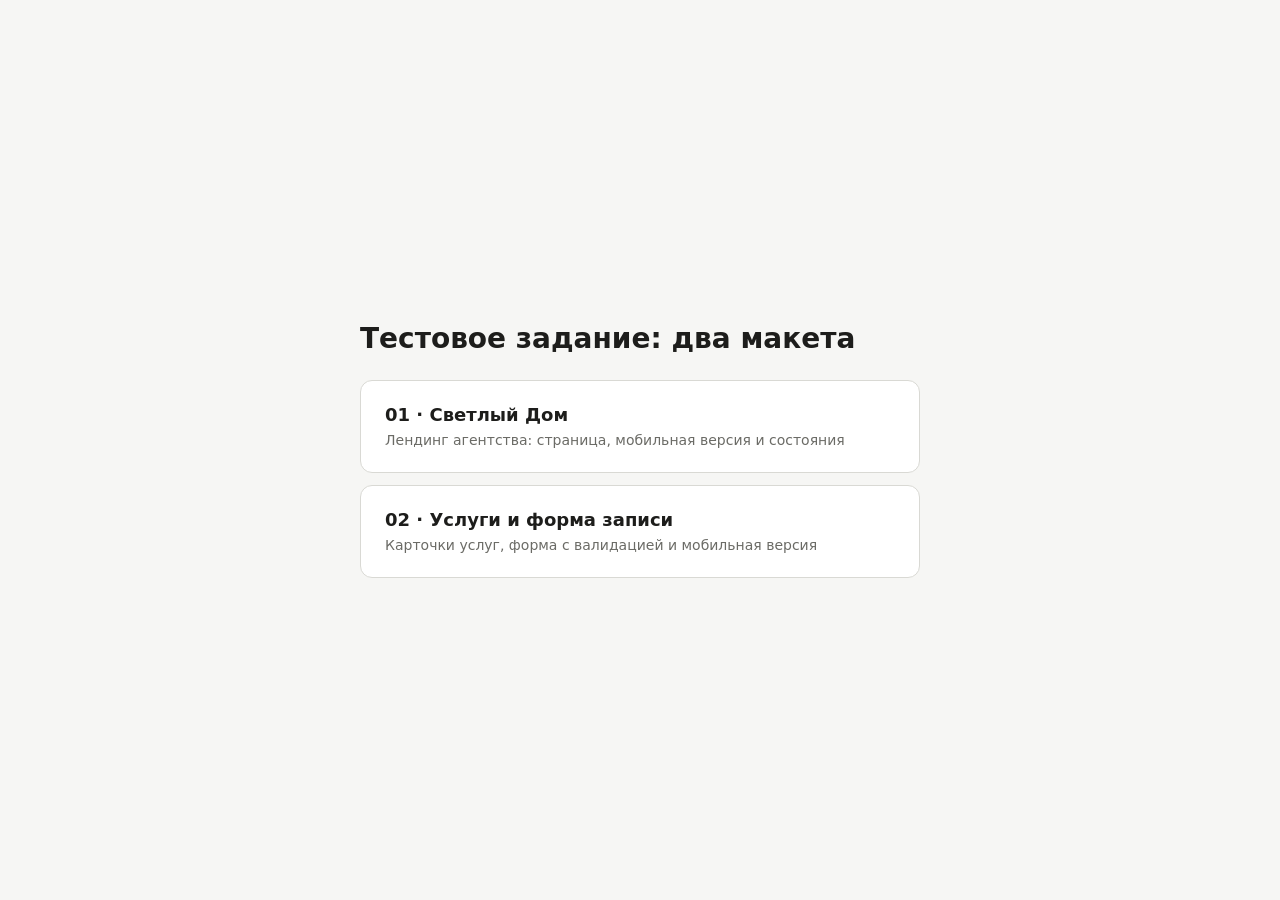
<file: index.html>
<!DOCTYPE html>
<html lang="ru">
<head>
  <meta charset="utf-8">
  <meta name="viewport" content="width=device-width, initial-scale=1">
  <title>Тестовое задание: два макета</title>
  <style>
    body { margin: 0; min-height: 100vh; display: grid; place-items: center; background: #f6f6f4; color: #1d1d1b; font: 16px/1.5 system-ui, -apple-system, "Segoe UI", sans-serif; }
    main { width: min(100% - 40px, 560px); }
    h1 { margin: 0 0 24px; font-size: 28px; line-height: 1.2; font-weight: 600; }
    ul { margin: 0; padding: 0; list-style: none; display: grid; gap: 12px; }
    a { display: block; padding: 20px 24px; border: 1px solid #d9d9d4; border-radius: 12px; background: #fff; color: inherit; text-decoration: none; transition: border-color .18s ease; }
    a:hover { border-color: #1d1d1b; }
    a:focus-visible { outline: 2px solid #1d1d1b; outline-offset: 3px; }
    strong { display: block; font-size: 18px; font-weight: 600; }
    span { color: #6b6b66; font-size: 14px; }
  </style>
</head>
<body>
  <main>
    <h1>Тестовое задание: два макета</h1>
    <ul>
      <li><a href="svetly-dom/"><strong>01 · Светлый Дом</strong><span>Лендинг агентства: страница, мобильная версия и состояния</span></a></li>
      <li><a href="services/"><strong>02 · Услуги и форма записи</strong><span>Карточки услуг, форма с валидацией и мобильная версия</span></a></li>
    </ul>
  </main>
</body>
</html>
</file>
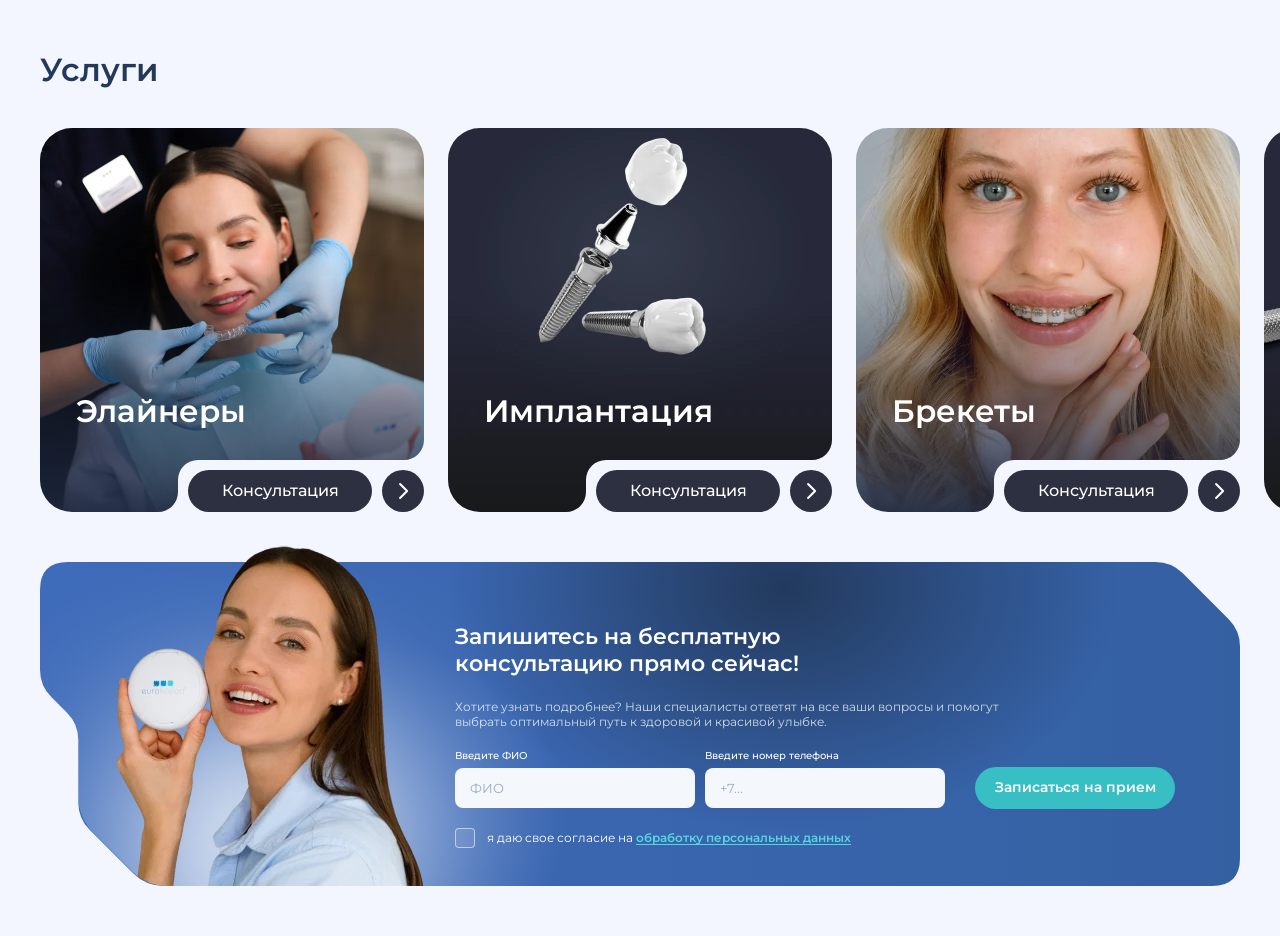
<file: services/index.html>
<!DOCTYPE html>
<html lang="ru">
<head>
  <meta charset="utf-8">
  <meta name="viewport" content="width=device-width, initial-scale=1">
  <title>Услуги и запись на консультацию — стоматология</title>
  <meta name="description" content="Элайнеры, имплантация, брекеты и терапия. Запишитесь на бесплатную консультацию.">
  <meta name="theme-color" content="#f3f6ff">
  <link rel="icon" href="data:image/svg+xml,%3Csvg xmlns='http://www.w3.org/2000/svg' viewBox='0 0 32 32'%3E%3Crect width='32' height='32' rx='8' fill='%2338bfc4'/%3E%3Cpath d='M10 9c2-1 4 0 6 1 2-1 4-2 6-1 3 2 2 7 0 11-1 3-2 4-3 2l-1-4c-1-2-3-2-4 0l-1 4c-1 2-2 1-3-2-2-4-3-9 0-11z' fill='white'/%3E%3C/svg%3E">
  <link rel="preload" href="fonts/montserrat-cyrillic-600-normal.woff2" as="font" type="font/woff2" crossorigin>
  <link rel="preload" href="fonts/montserrat-cyrillic-400-normal.woff2" as="font" type="font/woff2" crossorigin>
  <link rel="stylesheet" href="css/style.css?v=3">
  <script src="js/main.js?v=3" defer></script>
</head>
<body>
  <h1 class="visually-hidden">Стоматологическая клиника: услуги и запись на консультацию</h1>

  <!-- ===== Услуги ===== -->
  <section class="services" aria-labelledby="services-title">
    <div class="container">
      <h2 class="services__title" id="services-title">Услуги</h2>
    </div>

    <div class="slider" data-slider>
      <ul class="slider__track">
        <li class="service">
          <div class="service__media">
            <img src="img/aligners.webp" width="768" height="768" alt="Врач примеряет пациентке прозрачный элайнер" loading="lazy">
            <h3 class="service__title">Элайнеры</h3>
          </div>
          <div class="service__actions">
            <button class="service__consult" type="button" data-service="Элайнеры">Консультация</button>
            <!-- Страниц услуг в макете нет, ссылки — заглушки -->
            <a class="service__more" href="#service-aligners" aria-label="Подробнее об услуге «Элайнеры»">
              <svg viewBox="0 0 24 24" fill="none" aria-hidden="true"><path d="M9.5 6l6 6-6 6" stroke="currentColor" stroke-width="1.8" stroke-linecap="round" stroke-linejoin="round"/></svg>
            </a>
          </div>
        </li>

        <li class="service service--object">
          <div class="service__media">
            <img src="img/implantation.webp" width="768" height="768" alt="Модель зубного импланта с абатментом и коронкой" loading="lazy">
            <h3 class="service__title">Имплантация</h3>
          </div>
          <div class="service__actions">
            <button class="service__consult" type="button" data-service="Имплантация">Консультация</button>
            <a class="service__more" href="#service-implantation" aria-label="Подробнее об услуге «Имплантация»">
              <svg viewBox="0 0 24 24" fill="none" aria-hidden="true"><path d="M9.5 6l6 6-6 6" stroke="currentColor" stroke-width="1.8" stroke-linecap="round" stroke-linejoin="round"/></svg>
            </a>
          </div>
        </li>

        <li class="service">
          <div class="service__media">
            <img src="img/braces.webp" width="768" height="768" alt="Улыбающаяся девушка с брекетами" loading="lazy">
            <h3 class="service__title">Брекеты</h3>
          </div>
          <div class="service__actions">
            <button class="service__consult" type="button" data-service="Брекеты">Консультация</button>
            <a class="service__more" href="#service-braces" aria-label="Подробнее об услуге «Брекеты»">
              <svg viewBox="0 0 24 24" fill="none" aria-hidden="true"><path d="M9.5 6l6 6-6 6" stroke="currentColor" stroke-width="1.8" stroke-linecap="round" stroke-linejoin="round"/></svg>
            </a>
          </div>
        </li>

        <li class="service service--object">
          <div class="service__media">
            <img src="img/therapy.webp" width="768" height="768" alt="Стоматологическое зеркало" loading="lazy">
            <h3 class="service__title">Терапия</h3>
          </div>
          <div class="service__actions">
            <button class="service__consult" type="button" data-service="Терапия">Консультация</button>
            <a class="service__more" href="#service-therapy" aria-label="Подробнее об услуге «Терапия»">
              <svg viewBox="0 0 24 24" fill="none" aria-hidden="true"><path d="M9.5 6l6 6-6 6" stroke="currentColor" stroke-width="1.8" stroke-linecap="round" stroke-linejoin="round"/></svg>
            </a>
          </div>
        </li>
      </ul>
    </div>
  </section>

  <!-- ===== Форма записи ===== -->
  <section class="booking" id="booking" aria-labelledby="booking-title">
    <div class="container">
      <div class="panel" data-panel>
        <div class="panel__bg" aria-hidden="true"></div>
        <div class="panel__media" aria-hidden="true">
          <img class="panel__photo" src="img/consult-woman.webp" alt="" width="548" height="354" loading="lazy">
        </div>

        <div class="panel__content">
          <div class="panel__form-view">
            <h2 class="panel__title" id="booking-title">Запишитесь<br class="br-mobile"> на&nbsp;бесплатную консультацию прямо сейчас!</h2>
            <p class="panel__text">Хотите узнать подробнее? Наши специалисты ответят на все ваши вопросы и помогут выбрать оптимальный путь к здоровой и красивой улыбке.</p>

            <form class="form" id="booking-form" novalidate>
              <input type="hidden" name="service" value="">

              <div class="field">
                <label class="field__label" for="fio">Введите ФИО</label>
                <input class="field__input" id="fio" name="fio" type="text" autocomplete="name"
                       placeholder="ФИО" aria-describedby="fio-error" required>
                <p class="field__error" id="fio-error" aria-live="polite"></p>
              </div>

              <div class="field">
                <label class="field__label" for="phone">Введите номер телефона</label>
                <input class="field__input" id="phone" name="phone" type="tel" autocomplete="tel"
                       inputmode="tel" placeholder="+7..." aria-describedby="phone-error" required>
                <p class="field__error" id="phone-error" aria-live="polite"></p>
              </div>

              <button class="form__submit" type="submit">Записаться на прием</button>

              <div class="consent">
                <label class="consent__label">
                  <input class="consent__input" type="checkbox" name="consent" aria-describedby="consent-error" required>
                  <span class="consent__box" aria-hidden="true">
                    <svg viewBox="0 0 12 12" fill="none"><path d="M2 6.2l2.6 2.6L10 3.4" stroke="#fff" stroke-width="1.8" stroke-linecap="round" stroke-linejoin="round"/></svg>
                  </span>
                  <span class="consent__text">я даю свое согласие на <a class="consent__link" href="#privacy">обработку персональных данных</a></span>
                </label>
                <p class="field__error" id="consent-error" aria-live="polite"></p>
              </div>
            </form>
          </div>

          <div class="success" id="booking-success" role="status" tabindex="-1" hidden>
            <p class="success__title">Заявка принята</p>
            <p class="success__text" id="success-text">Администратор позвонит вам и подберёт удобное время приёма.</p>
            <button class="success__again" type="button" data-reset>Отправить ещё одну заявку</button>
          </div>
        </div>
      </div>
    </div>
  </section>
</body>
</html>
</file>
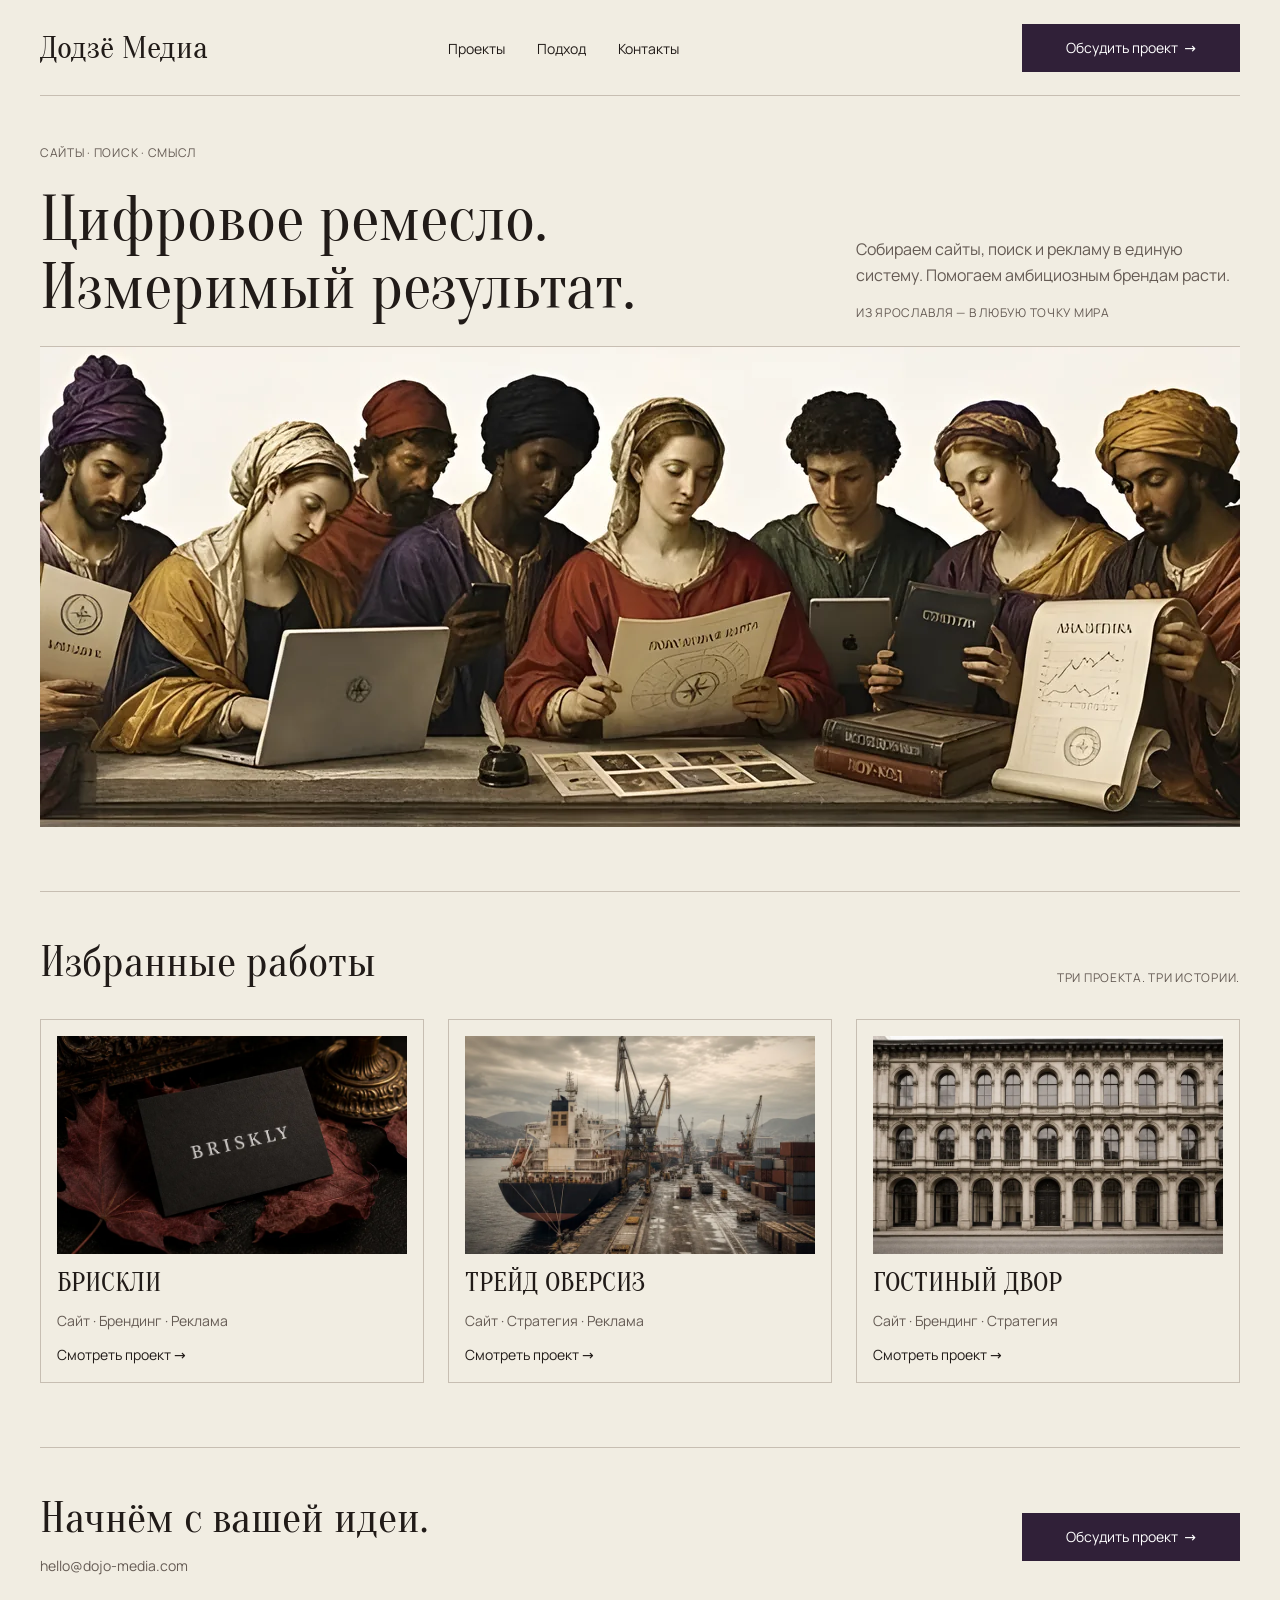
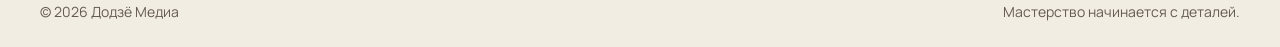
<file: svetly-dom/index.html>
<!DOCTYPE html>
<html lang="ru">
<head>
  <meta charset="utf-8">
  <meta name="viewport" content="width=device-width, initial-scale=1">
  <title>Додзё Медиа — сайты, поиск и реклама</title>
  <meta name="description" content="Собираем сайты, поиск и рекламу в единую систему. Помогаем амбициозным брендам расти.">
  <meta name="theme-color" content="#f1ede2">
  <link rel="icon" href="data:image/svg+xml,%3Csvg xmlns='http://www.w3.org/2000/svg' viewBox='0 0 32 32'%3E%3Crect width='32' height='32' fill='%23302038'/%3E%3Ctext x='16' y='23' font-family='serif' font-size='20' fill='%23f1ede2' text-anchor='middle'%3E%D0%94%3C/text%3E%3C/svg%3E">
  <link rel="preload" href="fonts/oranienbaum-cyrillic-400-normal.woff2" as="font" type="font/woff2" crossorigin>
  <link rel="preload" href="fonts/manrope-cyrillic-400-normal.woff2" as="font" type="font/woff2" crossorigin>
  <link rel="stylesheet" href="css/style.css?v=3">
  <script src="js/main.js?v=3" defer></script>
</head>
<body>
  <a class="skip-link" href="#main">Перейти к содержанию</a>

  <header class="header container">
    <div class="header__bar">
      <a class="logo" href="./">Додзё Медиа</a>

      <nav class="nav" aria-label="Основная навигация">
        <ul class="nav__list">
          <li><a class="nav__link text-link" href="#works">Проекты</a></li>
          <li><a class="nav__link text-link" href="#approach">Подход</a></li>
          <li><a class="nav__link text-link" href="#contacts">Контакты</a></li>
        </ul>
      </nav>

      <button class="button header__cta" type="button" data-open-dialog>
        Обсудить проект <span aria-hidden="true">→</span>
      </button>

      <button class="menu-toggle" type="button" aria-expanded="false" aria-controls="mobile-menu" aria-label="Открыть меню">
        <span class="menu-toggle__line" aria-hidden="true"></span>
        <span class="menu-toggle__line" aria-hidden="true"></span>
      </button>
    </div>

    <div class="mobile-menu" id="mobile-menu" hidden>
      <nav aria-label="Мобильная навигация">
        <ul>
          <li><a class="mobile-menu__link text-link" href="#works">Проекты</a></li>
          <li><a class="mobile-menu__link text-link" href="#approach">Подход</a></li>
          <li><a class="mobile-menu__link text-link" href="#contacts">Контакты</a></li>
        </ul>
      </nav>
      <button class="button button--block" type="button" data-open-dialog>
        Обсудить проект <span aria-hidden="true">→</span>
      </button>
    </div>
  </header>

  <main id="main">
    <section class="hero container" id="approach" aria-labelledby="hero-title">
      <div class="hero__head">
        <p class="label">Сайты · поиск · смысл</p>
        <div class="hero__grid">
          <h1 class="hero__title h1" id="hero-title">Цифровое ремесло.<br> Измеримый результат.</h1>
          <div class="hero__lead">
            <p>Собираем сайты, поиск и&nbsp;рекламу в&nbsp;единую систему. Помогаем амбициозным брендам расти.</p>
            <p class="label">Из Ярославля — в любую точку мира</p>
          </div>
        </div>
      </div>
      <figure class="hero__media">
        <img
          src="img/hero-1200.webp"
          srcset="img/hero-1200.webp 1200w, img/hero-2252.webp 2252w"
          sizes="(min-width: 1280px) 1200px, (min-width: 768px) calc(100vw - 80px), 600px"
          width="2252" height="904"
          alt="Люди в одеждах эпохи Возрождения работают с ноутбуком, планшетом, картой и графиками"
          fetchpriority="high">
      </figure>
    </section>

    <section class="works container" id="works" aria-labelledby="works-title">
      <div class="works__head">
        <h2 class="h2" id="works-title">Избранные работы</h2>
        <p class="label">Три проекта. Три истории.</p>
      </div>

      <ul class="works__list">
        <li>
          <!-- Страниц кейсов в макете нет, поэтому ссылки — заглушки -->
          <a class="card" href="#project-briskly">
            <img class="card__image" src="img/briskly.webp" width="800" height="500" alt="" loading="lazy">
            <h3 class="card__title">Брискли</h3>
            <p class="card__meta small">Сайт · Брендинг · Реклама</p>
            <span class="small">Смотреть проект <span aria-hidden="true">→</span></span>
          </a>
        </li>
        <li>
          <a class="card" href="#project-trade-overseas">
            <img class="card__image" src="img/trade-overseas.webp" width="800" height="500" alt="" loading="lazy">
            <h3 class="card__title">Трейд Оверсиз</h3>
            <p class="card__meta small">Сайт · Стратегия · Реклама</p>
            <span class="small">Смотреть проект <span aria-hidden="true">→</span></span>
          </a>
        </li>
        <li>
          <a class="card" href="#project-gostiny-dvor">
            <img class="card__image" src="img/gostiny-dvor.webp" width="800" height="500" alt="" loading="lazy">
            <h3 class="card__title">Гостиный двор</h3>
            <p class="card__meta small">Сайт · Брендинг · Стратегия</p>
            <span class="small">Смотреть проект <span aria-hidden="true">→</span></span>
          </a>
        </li>
      </ul>
    </section>
  </main>

  <footer class="footer container" id="contacts">
    <div class="cta">
      <div class="cta__text">
        <h2 class="h2">Начнём с вашей идеи.</h2>
        <a class="cta__email small text-link" href="mailto:hello@dojo-media.com">hello@dojo-media.com</a>
      </div>
      <button class="button" type="button" data-open-dialog>
        Обсудить проект <span aria-hidden="true">→</span>
      </button>
    </div>
    <div class="footer__bottom small">
      <p>© 2026 Додзё Медиа</p>
      <p>Мастерство начинается с деталей.</p>
    </div>
  </footer>

  <!-- Демонстрационная форма: данные никуда не отправляются -->
  <dialog class="dialog" id="project-dialog" aria-labelledby="dialog-title">
    <div class="dialog__inner">
      <button class="dialog__close" type="button" data-close-dialog aria-label="Закрыть окно">
        <span aria-hidden="true">×</span>
      </button>

      <div class="dialog__form-view">
        <h2 class="dialog__title" id="dialog-title">Обсудим проект</h2>
        <p class="dialog__text small">Оставьте контакты, и&nbsp;мы ответим в&nbsp;течение рабочего дня.</p>

        <form class="form" id="project-form" novalidate>
          <div class="field">
            <label class="field__label" for="name">Имя</label>
            <input class="field__input" id="name" name="name" type="text" autocomplete="name"
                   placeholder="Как к вам обращаться" aria-describedby="name-error" required>
            <p class="field__error" id="name-error" aria-live="polite"></p>
          </div>

          <div class="field">
            <label class="field__label" for="email">Email</label>
            <input class="field__input" id="email" name="email" type="email" autocomplete="email"
                   inputmode="email" placeholder="name@company.ru" aria-describedby="email-error" required>
            <p class="field__error" id="email-error" aria-live="polite"></p>
          </div>

          <div class="field">
            <label class="field__label" for="message">О задаче <span class="field__optional">— необязательно</span></label>
            <textarea class="field__input" id="message" name="message" maxlength="1000"
                      placeholder="Например: нужен сайт и реклама для запуска нового продукта"></textarea>
          </div>

          <button class="button button--block" type="submit">Отправить заявку</button>
        </form>
      </div>

      <div class="success" id="form-success" role="status" hidden tabindex="-1">
        <h2 class="dialog__title">Заявка отправлена</h2>
        <p class="dialog__text small" id="success-text">Мы ответим в течение рабочего дня.</p>
        <button class="button button--block" type="button" data-close-dialog>Закрыть</button>
      </div>
    </div>
  </dialog>
</body>
</html>
</file>
<file: services/css/style.css>
/* =========================================================
   Стоматология — «Услуги и форма записи»
   Размеры и цвета сняты с макета (Главная 1440 / Главная mobile 390)
   ========================================================= */

/* ---------- Шрифт Montserrat (локально) ---------- */
@font-face { font-family: "Montserrat"; font-weight: 400; font-display: swap; src: url("../fonts/montserrat-cyrillic-400-normal.woff2") format("woff2"); unicode-range: U+0301, U+0400-045F, U+0490-0491, U+04B0-04B1, U+2116; }
@font-face { font-family: "Montserrat"; font-weight: 400; font-display: swap; src: url("../fonts/montserrat-latin-400-normal.woff2") format("woff2"); unicode-range: U+0000-00FF, U+0131, U+0152-0153, U+02BB-02BC, U+02C6, U+02DA, U+02DC, U+2000-206F, U+20AC, U+2122, U+2212, U+2215; }
@font-face { font-family: "Montserrat"; font-weight: 500; font-display: swap; src: url("../fonts/montserrat-cyrillic-500-normal.woff2") format("woff2"); unicode-range: U+0301, U+0400-045F, U+0490-0491, U+04B0-04B1, U+2116; }
@font-face { font-family: "Montserrat"; font-weight: 500; font-display: swap; src: url("../fonts/montserrat-latin-500-normal.woff2") format("woff2"); unicode-range: U+0000-00FF, U+0131, U+0152-0153, U+02BB-02BC, U+02C6, U+02DA, U+02DC, U+2000-206F, U+20AC, U+2122, U+2212, U+2215; }
@font-face { font-family: "Montserrat"; font-weight: 600; font-display: swap; src: url("../fonts/montserrat-cyrillic-600-normal.woff2") format("woff2"); unicode-range: U+0301, U+0400-045F, U+0490-0491, U+04B0-04B1, U+2116; }
@font-face { font-family: "Montserrat"; font-weight: 600; font-display: swap; src: url("../fonts/montserrat-latin-600-normal.woff2") format("woff2"); unicode-range: U+0000-00FF, U+0131, U+0152-0153, U+02BB-02BC, U+02C6, U+02DA, U+02DC, U+2000-206F, U+20AC, U+2122, U+2212, U+2215; }

/* ---------- Токены ---------- */
:root {
  --page: #f3f6ff;
  --heading: #223959;
  --dark: #2c3041;        /* кнопки в карточках */
  --dark-hover: #3a5fa8;  /* допущение: hover в макете не показан */
  --teal: #38bfc4;
  --teal-hover: #2ea7ac;
  --teal-light: #55d6da;  /* ссылка на согласие */
  --input-bg: #f4f7fc;
  --placeholder: #9eabc4;
  --error: #ffb3b3;       /* текст ошибки на синем фоне */
  --error-border: #ff6b6b;

  --font: "Montserrat", system-ui, -apple-system, "Segoe UI", sans-serif;

  --container: 1200px;
  --gutter: 20px;
  --edge: max(var(--gutter), (100% - var(--container)) / 2);
  --ease: 180ms ease;
}

@media (min-width: 768px) {
  :root { --gutter: 40px; }
}

/* ---------- База ---------- */
*, *::before, *::after { box-sizing: border-box; }

html { -webkit-text-size-adjust: 100%; text-size-adjust: 100%; }

@media (prefers-reduced-motion: no-preference) {
  html { scroll-behavior: smooth; }
}

body {
  margin: 0;
  background: var(--page);
  color: var(--heading);
  font-family: var(--font);
  font-size: 16px;
  line-height: 1.4;
  -webkit-font-smoothing: antialiased;
}

img { display: block; max-width: 100%; }
h1, h2, h3, p, ul { margin: 0; }
ul { padding: 0; list-style: none; }
button, input { font: inherit; color: inherit; }

:focus-visible {
  outline: 2px solid var(--teal);
  outline-offset: 2px;
}

.visually-hidden {
  position: absolute !important;
  width: 1px; height: 1px;
  margin: -1px; padding: 0;
  overflow: hidden;
  clip: rect(0 0 0 0);
  white-space: nowrap;
  border: 0;
}

.container {
  width: min(100% - 2 * var(--gutter), var(--container));
  margin-inline: auto;
}

/* =========================================================
   Услуги
   ========================================================= */
.services { padding-top: 22px; }

.services__title {
  font-size: 28px;
  line-height: 34px;
  font-weight: 600;
  color: var(--heading);
}

/* Лента карточек: на всю ширину экрана, первая карточка — по краю контейнера */
.slider {
  margin-top: 10px;
  overflow-x: auto;
  overscroll-behavior-x: contain;
  scroll-snap-type: x mandatory;
  scroll-padding-inline: var(--edge);
  scrollbar-width: none;
  cursor: grab;
}
.slider::-webkit-scrollbar { display: none; }
.slider.is-dragging { cursor: grabbing; scroll-snap-type: none; }
.slider.is-dragging * { pointer-events: none; }

.slider__track {
  display: flex;
  gap: 10px;
  width: max-content;
  padding-inline: var(--edge);
  /* место для обводки фокуса */
  padding-block: 4px;
}

.service {
  flex: 0 0 154px;
  scroll-snap-align: start;
}

/* ---------- Карточка: мобильная версия ---------- */
.service__media {
  position: relative;
  height: 125px;
  overflow: hidden;
  border-radius: 12px;
  background: #262a3a;
}

.service__media img {
  width: 100%;
  height: 100%;
  object-fit: cover;
}

/* Затемнение снизу под заголовком (как в макете) */
.service__media::after {
  content: "";
  position: absolute;
  inset: 0;
  background: linear-gradient(180deg, rgb(29 39 62 / 0) 39%, rgb(29 39 62 / 0.92) 100%);
  pointer-events: none;
}
.service--object .service__media::after { display: none; }

.service__title {
  position: absolute;
  left: 13px;
  bottom: 6px;
  z-index: 1;
  color: #fff;
  font-size: 14px;
  line-height: 18px;
  font-weight: 600;
}

.service__actions {
  display: flex;
  gap: 7px;
  margin-top: 4px;
}

.service__consult,
.service__more {
  position: relative;
  display: inline-flex;
  align-items: center;
  justify-content: center;
  height: 25px;
  border: 0;
  border-radius: 999px;
  background: var(--dark);
  color: #fff;
  cursor: pointer;
  transition: background-color var(--ease);
}

/* Невидимое расширение области нажатия до 44 px на сенсорных экранах */
.service__consult::after,
.service__more::after {
  content: "";
  position: absolute;
  inset: -10px -4px;
}

.service__consult {
  flex: 1;
  padding: 0 10px;
  font-size: 12px;
  font-weight: 500;
  line-height: 1;
}

.service__more {
  flex: 0 0 25px;
  width: 25px;
  text-decoration: none;
}
.service__more svg { width: 14px; height: 14px; }

.service__consult:hover,
.service__more:hover { background: var(--dark-hover); }

/* ---------- Карточка: десктоп (384×384, кнопки в вырезе) ---------- */
@media (min-width: 768px) {
  .services { padding-top: 50px; }

  .services__title {
    font-size: 32px;
    line-height: 40px;
  }

  .slider { margin-top: 34px; }

  .slider__track { gap: 24px; }

  .service {
    position: relative;
    flex-basis: 384px;
    height: 384px;
  }

  .service__media {
    height: 100%;
    border-radius: 0;
    /* Форма карточки с вырезом под кнопки, снята с экспорта из Figma */
    -webkit-mask: url("data:image/svg+xml,%3Csvg xmlns='http://www.w3.org/2000/svg' viewBox='0 0 384 384'%3E%3Cpath d='M32 0H352A32 32 0 0 1 384 32V312A20 20 0 0 1 364 332H158A20 20 0 0 0 138 352V364A20 20 0 0 1 118 384H32A32 32 0 0 1 0 352V32A32 32 0 0 1 32 0Z'/%3E%3C/svg%3E") 0 0 / 100% 100% no-repeat;
    mask: url("data:image/svg+xml,%3Csvg xmlns='http://www.w3.org/2000/svg' viewBox='0 0 384 384'%3E%3Cpath d='M32 0H352A32 32 0 0 1 384 32V312A20 20 0 0 1 364 332H158A20 20 0 0 0 138 352V364A20 20 0 0 1 118 384H32A32 32 0 0 1 0 352V32A32 32 0 0 1 32 0Z'/%3E%3C/svg%3E") 0 0 / 100% 100% no-repeat;
  }

  .service__title {
    left: 36px;
    bottom: auto;
    top: 264px;
    font-size: 31px;
    line-height: 38px;
  }

  /* Ширины заданы явно: Firefox при расчёте ширины абсолютного
     flex-контейнера не учитывает flex-basis, и кнопки уезжали вправо */
  .service__actions {
    position: absolute;
    right: 0;
    bottom: 0;
    width: 236px;
    gap: 10px;
    margin: 0;
  }

  .service__consult,
  .service__more { height: 42px; }

  .service__consult::after,
  .service__more::after { display: none; }

  .service__consult {
    flex: none;
    width: 184px;
    font-size: 16px;
  }

  .service__more {
    flex: none;
    width: 42px;
  }
  .service__more svg { width: 28px; height: 28px; }
}

/* =========================================================
   Форма записи
   ========================================================= */
.booking {
  padding: 18px 0 15px;
}

.panel {
  position: relative;
  isolation: isolate;
  color: #fff;
  /* место под фото внизу (мобильная версия) */
  padding: 82px 40px 231px;
}

/* Фон-фигура: контур задаётся из JS через clip-path: path(),
   чтобы диагональные срезы не искажались на любой ширине */
.panel__bg,
.panel__media {
  position: absolute;
  inset: 0;
  z-index: -1;
  clip-path: var(--panel-shape, inset(0 round 20px));
}

.panel__bg {
  background:
    radial-gradient(ellipse 70% 40% at 30% 42%, rgb(32 56 94 / 0.85), rgb(32 56 94 / 0) 70%),
    radial-gradient(ellipse 60% 30% at 92% 88%, rgb(110 150 214 / 0.9), rgb(110 150 214 / 0) 70%),
    linear-gradient(180deg, #3862aa 0%, #355ea2 100%);
}

.panel__media { z-index: 0; pointer-events: none; }

.panel__photo {
  position: absolute;
  /* на мобильном фото обрезается контуром фона снизу и справа */
  left: -2px;
  bottom: -37px;
  width: 438px;
  max-width: none;
  height: auto;
}

.panel__content { position: relative; z-index: 1; }

.panel__title {
  max-width: 270px;
  font-size: 20px;
  line-height: 24px;
  font-weight: 600;
}

.panel__text {
  margin-top: 17px;
  color: rgb(255 255 255 / 0.78);
  font-size: 14px;
  line-height: 21px;
}

.form {
  display: grid;
  gap: 12px;
  margin-top: 14px;
}

.field { display: grid; gap: 6px; }

.field__label {
  font-size: 12px;
  line-height: 15px;
  font-weight: 500;
}

.field__input {
  width: 100%;
  height: 40px;
  padding: 0 14px;
  border: 1px solid transparent;
  border-radius: 8px;
  background: var(--input-bg);
  color: var(--heading);
  font-size: 14px;
  transition: border-color var(--ease), box-shadow var(--ease);
}
.field__input::placeholder { color: var(--placeholder); opacity: 1; }
.field__input:hover { border-color: #c5d3ee; }
.field__input:focus-visible {
  outline: none;
  border-color: var(--teal);
  box-shadow: 0 0 0 2px rgb(56 191 196 / 0.45);
}
.field__input[aria-invalid="true"] {
  border-color: var(--error-border);
  box-shadow: 0 0 0 1px var(--error-border);
}

.field__error {
  color: var(--error);
  font-size: 12px;
  line-height: 15px;
}
.field__error:empty { display: none; }

.form__submit {
  height: 43px;
  margin-top: 10px;
  padding: 0 16px;
  white-space: nowrap;
  border: 0;
  border-radius: 999px;
  background: var(--teal);
  color: #fff;
  font-size: 14px;
  font-weight: 600;
  cursor: pointer;
  transition: background-color var(--ease);
}
.form__submit:hover { background: var(--teal-hover); }
.form__submit:focus-visible { outline-color: #fff; }
.form__submit:disabled { cursor: progress; opacity: 0.75; }

/* Чекбокс согласия */
.consent { display: grid; gap: 4px; margin-top: 4px; }

.consent__label {
  display: flex;
  align-items: flex-start;
  gap: 12px;
  font-size: 12px;
  line-height: 16px;
  cursor: pointer;
}

.consent__input {
  position: absolute;
  opacity: 0;
  width: 20px;
  height: 20px;
  margin: 0;
}

.consent__box {
  flex: 0 0 20px;
  display: grid;
  place-items: center;
  width: 20px;
  height: 20px;
  border: 1px solid rgb(255 255 255 / 0.55);
  border-radius: 4px;
  background: rgb(255 255 255 / 0.08);
  transition: background-color var(--ease), border-color var(--ease);
}
.consent__box svg { width: 12px; height: 12px; opacity: 0; transition: opacity var(--ease); }

.consent__input:checked + .consent__box {
  border-color: transparent;
  background: #43649b;
}
.consent__input:checked + .consent__box svg { opacity: 1; }
.consent__input:focus-visible + .consent__box { outline: 2px solid var(--teal); outline-offset: 2px; }
.consent__input[aria-invalid="true"] + .consent__box { border-color: var(--error-border); }

.consent__text { padding-top: 2px; }

.consent__link {
  color: var(--teal-light);
  font-weight: 600;
  text-underline-offset: 2px;
}
.consent__link:hover { color: #8ae9ec; }

.consent .field__error { padding-left: 32px; }

/* Успешная отправка */
.success { max-width: 520px; }
.success[hidden] { display: none; }
.success:focus { outline: none; }
.success__title { font-size: 20px; line-height: 24px; font-weight: 600; }
.success__text { margin-top: 12px; color: rgb(255 255 255 / 0.85); font-size: 14px; line-height: 21px; }
.success__again {
  margin-top: 20px;
  padding: 0;
  border: 0;
  background: none;
  color: var(--teal-light);
  font-size: 14px;
  font-weight: 600;
  text-decoration: underline;
  text-underline-offset: 3px;
  cursor: pointer;
}

/* ---------- Планшет: та же вертикальная раскладка, шире ---------- */
@media (min-width: 768px) {
  .booking { padding-top: 46px; padding-bottom: 50px; }
  .panel { padding: 82px 56px 260px; }
  .panel__title { max-width: 420px; font-size: 24px; line-height: 28px; }
  .panel__text { max-width: 480px; }
  .form { max-width: 480px; }
  .panel__photo { left: auto; right: -138px; bottom: -105px; width: 548px; }
}

/* ---------- Десктоп: текст справа, фото слева ---------- */
@media (min-width: 1200px) {
  .panel {
    min-height: 324px;
    padding: 61px 65px 38px 415px;
  }

  .panel__media { clip-path: none; }

  .panel__bg {
    background:
      radial-gradient(ellipse 28% 75% at 62% 8%, rgb(33 55 88 / 0.95), rgb(33 55 88 / 0) 100%),
      radial-gradient(ellipse 18% 55% at 26% 78%, rgb(108 143 205 / 0.85), rgb(108 143 205 / 0) 100%),
      linear-gradient(90deg, #3e6bba 0%, #3a66b0 45%, #3460a2 100%);
  }

  .panel__photo {
    left: 0;
    right: auto;
    bottom: 0;
    width: 548px;
  }

  .panel__title {
    max-width: 360px;
    font-size: 22px;
    line-height: 27px;
  }

  .panel__text {
    max-width: 560px;
    margin-top: 22px;
    font-size: 12px;
    line-height: 15px;
  }

  .form {
    grid-template-columns: 240px 240px 220px;
    column-gap: 10px;
    row-gap: 20px;
    max-width: none;
    margin-top: 21px;
  }

  .field { gap: 6px; }
  .field__label { font-size: 10px; line-height: 12px; }
  .field__input { font-size: 13px; }

  /* Ошибки не сдвигают кнопку: выводятся под полем поверх отступа */
  .field { position: relative; }
  .field .field__error {
    position: absolute;
    top: 100%;
    left: 0;
    margin-top: 2px;
    font-size: 11px;
    white-space: nowrap;
  }

  .form__submit {
    align-self: end;
    height: 42px;
    margin: 0 0 -1px 20px;
  }

  .consent { grid-column: 1 / -1; margin-top: 0; }
  .consent .field__error { padding-left: 0; margin-left: 32px; }
}

@media (prefers-reduced-motion: reduce) {
  *, *::before, *::after { transition-duration: 0.01ms !important; }
}

@media (min-width: 768px) {
  .br-mobile { display: none; }
}
</file>
<file: svetly-dom/css/style.css>
/* =========================================================
   Додзё Медиа — лендинг по макету «Светлый Дом»
   Токены взяты из фрейма «04 · Компоненты и состояния»
   ========================================================= */

/* ---------- Шрифты (локально, без Google Fonts) ---------- */
@font-face {
  font-family: "Oranienbaum";
  src: url("../fonts/oranienbaum-cyrillic-400-normal.woff2") format("woff2");
  font-weight: 400;
  font-display: swap;
  unicode-range: U+0301, U+0400-045F, U+0490-0491, U+04B0-04B1, U+2116;
}
@font-face {
  font-family: "Oranienbaum";
  src: url("../fonts/oranienbaum-latin-400-normal.woff2") format("woff2");
  font-weight: 400;
  font-display: swap;
  unicode-range: U+0000-00FF, U+0131, U+0152-0153, U+02BB-02BC, U+02C6, U+02DA, U+02DC, U+2000-206F, U+20AC, U+2122, U+2212, U+2215;
}
@font-face {
  font-family: "Manrope";
  src: url("../fonts/manrope-cyrillic-400-normal.woff2") format("woff2");
  font-weight: 400;
  font-display: swap;
  unicode-range: U+0301, U+0400-045F, U+0490-0491, U+04B0-04B1, U+2116;
}
@font-face {
  font-family: "Manrope";
  src: url("../fonts/manrope-latin-400-normal.woff2") format("woff2");
  font-weight: 400;
  font-display: swap;
  unicode-range: U+0000-00FF, U+0131, U+0152-0153, U+02BB-02BC, U+02C6, U+02DA, U+02DC, U+2000-206F, U+20AC, U+2122, U+2212, U+2215;
}

/* ---------- Токены ---------- */
:root {
  /* Цвета из макета */
  --paper: #f1ede2;
  --ink: #211b18;
  --muted: #655b54;
  --line: #c7beb2;
  --accent: #302038;
  --white: #ffffff;
  --hover: #e9e3d6;
  /* Допущение: цвета ошибки в макете нет */
  --error: #9e2a2b;

  --font-display: "Oranienbaum", "Times New Roman", serif;
  --font-body: "Manrope", system-ui, -apple-system, "Segoe UI", sans-serif;

  /* Сетка: 1200 px контента на 1440, поля 20 px на мобильном */
  --container: 1200px;
  --gutter: 20px;
  --grid-gap: 24px;

  --focus: 2px solid var(--accent);
  --focus-offset: 3px;
  --ease: 180ms ease;
}

@media (min-width: 768px) {
  :root { --gutter: 40px; }
}

/* ---------- База ---------- */
*,
*::before,
*::after { box-sizing: border-box; }

html {
  -webkit-text-size-adjust: 100%;
  text-size-adjust: 100%;
}

@media (prefers-reduced-motion: no-preference) {
  html { scroll-behavior: smooth; }
}

body {
  margin: 0;
  background: var(--paper);
  color: var(--ink);
  font-family: var(--font-body);
  font-size: 16px;
  line-height: 26px;
  -webkit-font-smoothing: antialiased;
}

img { display: block; max-width: 100%; height: auto; }

h1, h2, h3, p, ul, figure { margin: 0; }
ul { padding: 0; list-style: none; }

a { color: inherit; }

button,
input,
textarea { font: inherit; color: inherit; }

:focus-visible {
  outline: var(--focus);
  outline-offset: var(--focus-offset);
}

.visually-hidden {
  position: absolute !important;
  width: 1px; height: 1px;
  margin: -1px; padding: 0;
  overflow: hidden;
  clip: rect(0 0 0 0);
  white-space: nowrap;
  border: 0;
}

.skip-link {
  position: absolute;
  left: 8px; top: 8px;
  z-index: 100;
  padding: 12px 16px;
  background: var(--accent);
  color: var(--white);
  font-size: 14px;
  line-height: 22px;
  transform: translateY(-200%);
}
.skip-link:focus { transform: none; }

.container {
  width: min(100% - 2 * var(--gutter), var(--container));
  margin-inline: auto;
}

/* ---------- Типографика ---------- */
.h1,
.h2,
.logo,
.card__title,
.dialog__title {
  font-family: var(--font-display);
  font-weight: 400;
  letter-spacing: 0;
}

/* H1: 44/48 на 390 → 72/76 на 1440 */
.h1 {
  font-size: clamp(44px, 5vw, 72px);
  line-height: calc(1em + 4px);
}

/* H2: 32/36 на 390 → 48/52 на 1440 */
.h2 {
  font-size: clamp(32px, 3.334vw, 48px);
  line-height: calc(1em + 4px);
}

/* Label 12/18 */
.label {
  font-size: 12px;
  line-height: 18px;
  letter-spacing: 0.06em;
  text-transform: uppercase;
  color: var(--muted);
}

/* Small 14/22 */
.small {
  font-size: 14px;
  line-height: 22px;
}

/* Ссылки в тексте и навигации: hover — подчёркивание */
.text-link {
  text-decoration: none;
  text-underline-offset: 4px;
  text-decoration-thickness: 1px;
}
.text-link:hover { text-decoration-line: underline; }

/* ---------- Кнопка ---------- */
.button {
  display: inline-flex;
  align-items: center;
  justify-content: center;
  gap: 6px;
  min-height: 48px;
  padding: 0 44px;
  border: 0;
  border-radius: 0;
  background: var(--accent);
  color: var(--white);
  font-size: 14px;
  line-height: 22px;
  text-decoration: none;
  white-space: nowrap;
  cursor: pointer;
  transition: background-color var(--ease);
}
.button:hover { background: var(--ink); }
.button:disabled { cursor: progress; opacity: 0.7; }
.button--block { width: 100%; }

/* ---------- Шапка ---------- */
.header__bar {
  display: flex;
  align-items: center;
  justify-content: space-between;
  gap: 24px;
  min-height: 96px;
  border-bottom: 1px solid var(--line);
}

.logo {
  font-size: 32px;
  line-height: 36px;
  text-decoration: none;
  white-space: nowrap;
}

.nav__list {
  display: flex;
  gap: 32px;
}

.nav__link {
  font-size: 14px;
  line-height: 22px;
}

/* На десктопе шапка выровнена по той же 3-колоночной сетке, что и карточки */
@media (min-width: 1024px) {
  .header__bar {
    display: grid;
    grid-template-columns: repeat(3, minmax(0, 1fr));
    gap: var(--grid-gap);
  }
  .logo { justify-self: start; }
  .header__cta { justify-self: end; }
}

/* Кнопка меню 44×44 */
.menu-toggle {
  position: relative;
  display: none;
  width: 44px;
  height: 44px;
  padding: 0;
  border: 1px solid var(--line);
  border-radius: 0;
  background: transparent;
  cursor: pointer;
  transition: background-color var(--ease);
}
.menu-toggle:hover { background: var(--hover); }

/* Две линии «=» превращаются в «×» */
.menu-toggle__line {
  position: absolute;
  left: 50%;
  top: 50%;
  width: 14px;
  height: 1px;
  margin-left: -7px;
  background: var(--ink);
  transition: transform var(--ease);
}
.menu-toggle__line:first-child { transform: translateY(-3px); }
.menu-toggle__line:last-child { transform: translateY(3px); }

.menu-toggle[aria-expanded="true"] .menu-toggle__line:first-child { transform: rotate(45deg); }
.menu-toggle[aria-expanded="true"] .menu-toggle__line:last-child { transform: rotate(-45deg); }

/* Мобильное меню раскрывается внутри шапки и сдвигает контент вниз */
.mobile-menu {
  padding: 8px 0 24px;
  border-bottom: 1px solid var(--line);
}
.mobile-menu[hidden] { display: none; }

.mobile-menu__link {
  display: flex;
  align-items: center;
  min-height: 44px;
  padding: 0 12px;
  font-size: 14px;
  line-height: 22px;
}

.mobile-menu .button { margin-top: 8px; }

@media (max-width: 767px) {
  .nav,
  .header__cta { display: none; }
  .menu-toggle { display: block; }
}

@media (min-width: 768px) {
  .mobile-menu { display: none !important; }
}

/* ---------- Первый экран ---------- */
.hero__head {
  padding: 24px 0 20px;
  border-bottom: 1px solid var(--line);
}

.hero__grid {
  display: grid;
  gap: 24px;
  margin-top: 16px;
}

.hero__lead {
  max-width: 384px;
  color: var(--muted);
}
.hero__lead .label { margin-top: 16px; }

.hero__media img {
  width: 100%;
  aspect-ratio: 5 / 3;
  object-fit: cover;
  object-position: 50% 50%;
}

@media (min-width: 768px) {
  .hero__head { padding: 48px 0 24px; }
  .hero__grid { margin-top: 24px; }
  .hero__media img { aspect-ratio: 5 / 2; }
}

@media (min-width: 1024px) {
  .hero__grid {
    grid-template-columns: repeat(3, minmax(0, 1fr));
    gap: var(--grid-gap);
    align-items: end;
  }
  .hero__title { grid-column: 1 / 3; }
  .hero__lead { grid-column: 3; }
}

/* ---------- Избранные работы ---------- */
.works {
  margin-top: 40px;
  padding-top: 40px;
  border-top: 1px solid var(--line);
}

.works__head {
  display: flex;
  flex-direction: column;
  gap: 8px;
  margin-bottom: 20px;
}

.works__list {
  display: grid;
  gap: 16px;
}

@media (min-width: 768px) {
  .works {
    margin-top: 64px;
    padding-top: 48px;
  }
  .works__head {
    flex-direction: row;
    justify-content: space-between;
    align-items: flex-end;
    gap: 24px;
    margin-bottom: 32px;
  }
  .works__list {
    grid-template-columns: repeat(2, minmax(0, 1fr));
    gap: var(--grid-gap);
  }
}

@media (min-width: 1024px) {
  .works__list { grid-template-columns: repeat(3, minmax(0, 1fr)); }
}

/* ---------- Карточка проекта ----------
   Вся карточка — одна ссылка, внутри нет других ссылок и кнопок.
   padding 16, gap 12, изображение 16:10 */
.card {
  display: flex;
  flex-direction: column;
  gap: 12px;
  height: 100%;
  padding: 16px;
  border: 1px solid var(--line);
  text-decoration: none;
  transition: background-color var(--ease);
}
.card:hover { background: var(--hover); }

.card__image {
  width: 100%;
  aspect-ratio: 16 / 10;
  object-fit: cover;
}

.card__title {
  font-size: 28px;
  line-height: 32px;
  text-transform: uppercase;
}

.card__meta { color: var(--muted); }

/* ---------- Подвал с призывом ---------- */
.footer {
  margin-top: 48px;
  padding: 32px 0 24px;
  border-top: 1px solid var(--line);
}

.cta {
  display: flex;
  flex-direction: column;
}

.cta__email {
  display: block;
  color: var(--muted);
  width: fit-content;
  margin-top: 12px;
}

.cta .button { margin-top: 8px; }

.footer__bottom {
  display: flex;
  flex-direction: column;
  margin-top: 24px;
  color: var(--muted);
}

@media (min-width: 768px) {
  .footer {
    margin-top: 64px;
    padding-top: 48px;
  }
  .cta {
    display: grid;
    grid-template-columns: 1fr auto;
    align-items: center;
    column-gap: 24px;
  }
  .cta__text { display: flex; flex-direction: column; }
  .cta .button { margin-top: 0; }
  .footer__bottom {
    flex-direction: row;
    justify-content: space-between;
    gap: 24px;
  }
}

/* ---------- Модальное окно с формой ----------
   Допущение: в макете нет формы, но кнопка «Обсудить проект»
   должна что-то делать. Сделано окно в стиле токенов макета. */
.dialog {
  width: min(100% - 2 * var(--gutter), 520px);
  max-height: calc(100% - 2 * var(--gutter));
  padding: 0;
  border: 1px solid var(--line);
  background: var(--paper);
  color: var(--ink);
}
.dialog::backdrop { background: rgb(33 27 24 / 0.55); }

.dialog__inner { padding: 32px 24px 24px; }

.dialog__close {
  position: absolute;
  top: 12px;
  right: 12px;
  display: grid;
  place-items: center;
  width: 44px;
  height: 44px;
  padding: 0;
  border: 1px solid var(--line);
  background: transparent;
  font-size: 24px;
  line-height: 1;
  cursor: pointer;
  transition: background-color var(--ease);
}
.dialog__close:hover { background: var(--hover); }

.dialog__title {
  padding-right: 56px;
  font-size: 32px;
  line-height: 36px;
}

.dialog__text {
  margin-top: 8px;
  color: var(--muted);
}

.form {
  display: grid;
  gap: 16px;
  margin-top: 24px;
}

.field { display: grid; gap: 6px; }

.field__label { font-size: 14px; line-height: 22px; }
.field__optional { color: var(--muted); }

.field__input {
  width: 100%;
  min-height: 48px;
  padding: 12px 14px;
  border: 1px solid var(--line);
  border-radius: 0;
  background: var(--white);
  font-size: 16px; /* 16 px, чтобы iOS не увеличивал страницу */
  line-height: 22px;
  transition: border-color var(--ease);
}
.field__input:hover { border-color: var(--muted); }
.field__input:focus-visible { outline-offset: 0; border-color: var(--accent); }
.field__input::placeholder { color: #8c827a; }

textarea.field__input { min-height: 104px; resize: vertical; }

.field__input[aria-invalid="true"] { border-color: var(--error); }

.field__error {
  min-height: 0;
  color: var(--error);
  font-size: 14px;
  line-height: 22px;
}
.field__error:empty { display: none; }

.form .button { margin-top: 8px; }

.success { display: grid; gap: 8px; }
.success[hidden] { display: none; }
.success .button { margin-top: 16px; }

@media (min-width: 768px) {
  .dialog__inner { padding: 40px; }
}

@media (prefers-reduced-motion: reduce) {
  *,
  *::before,
  *::after {
    transition-duration: 0.01ms !important;
  }
}

.success:focus { outline: none; }
</file>
